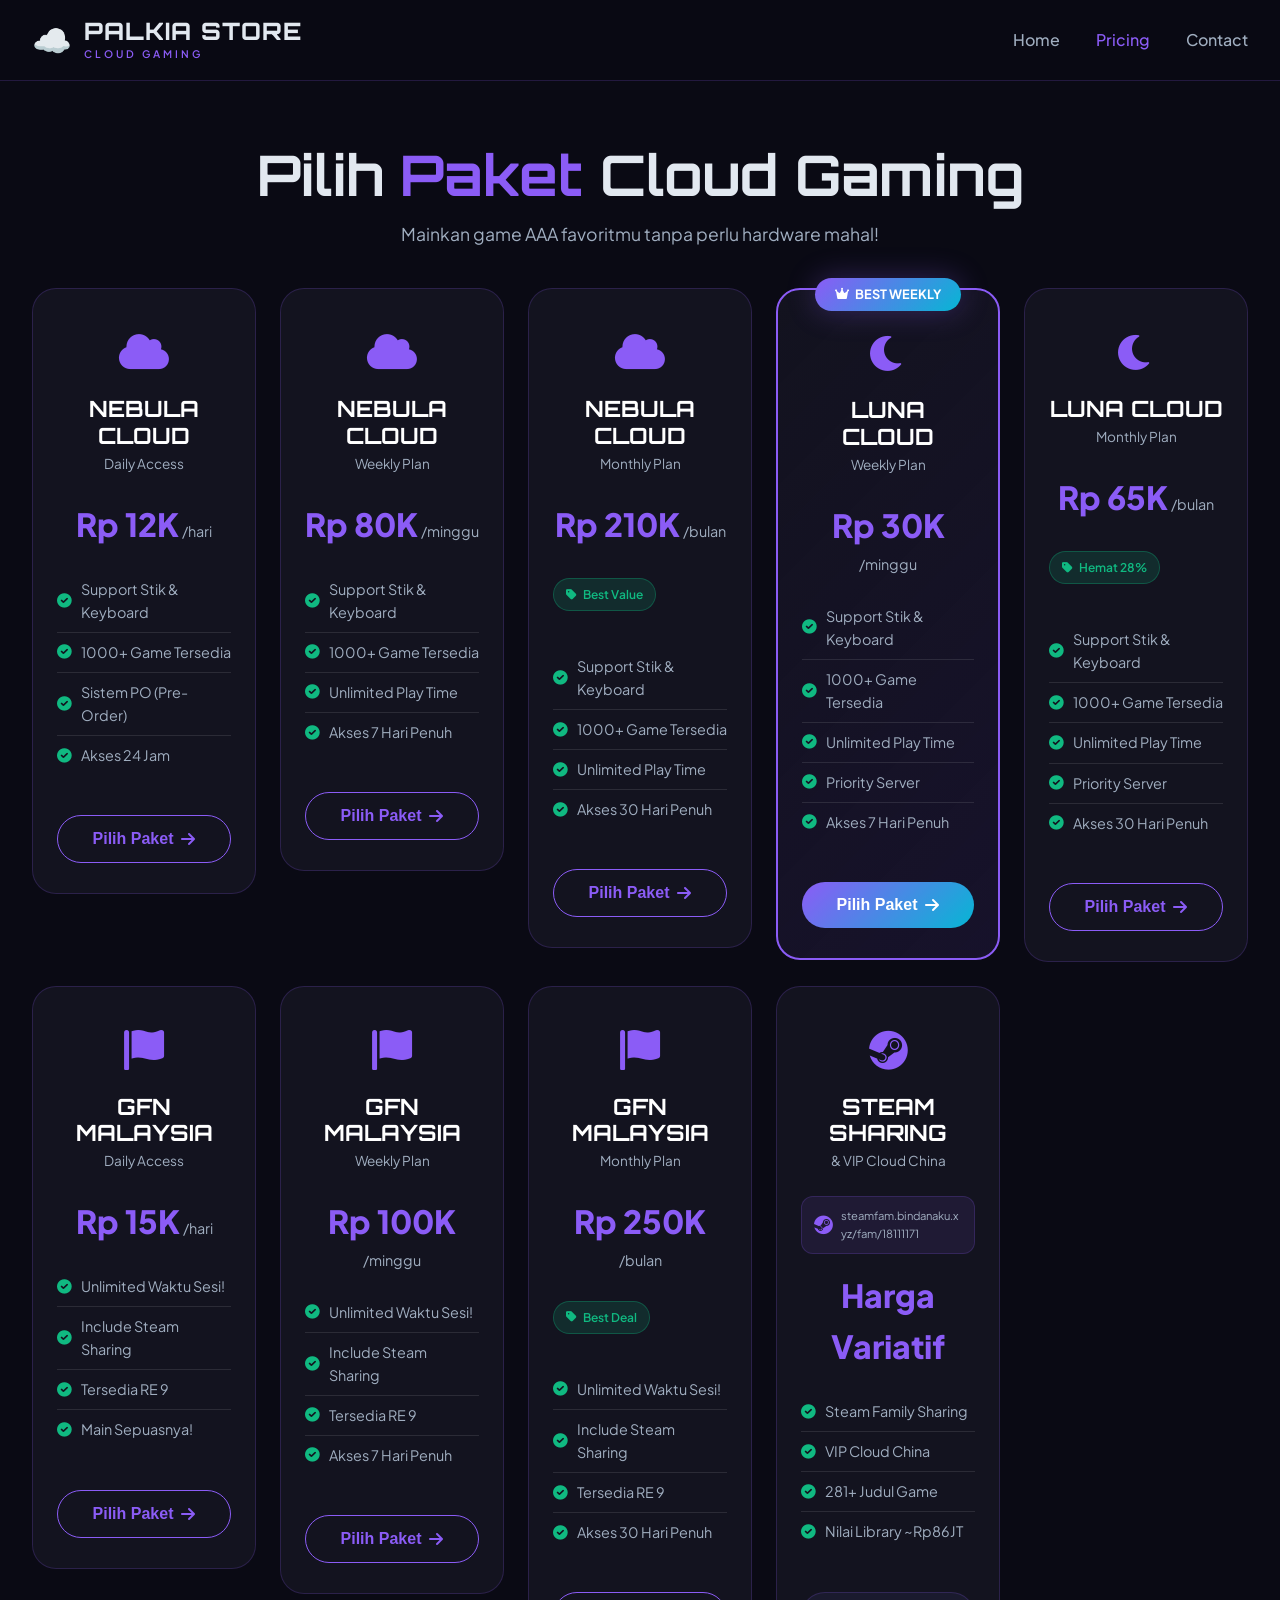
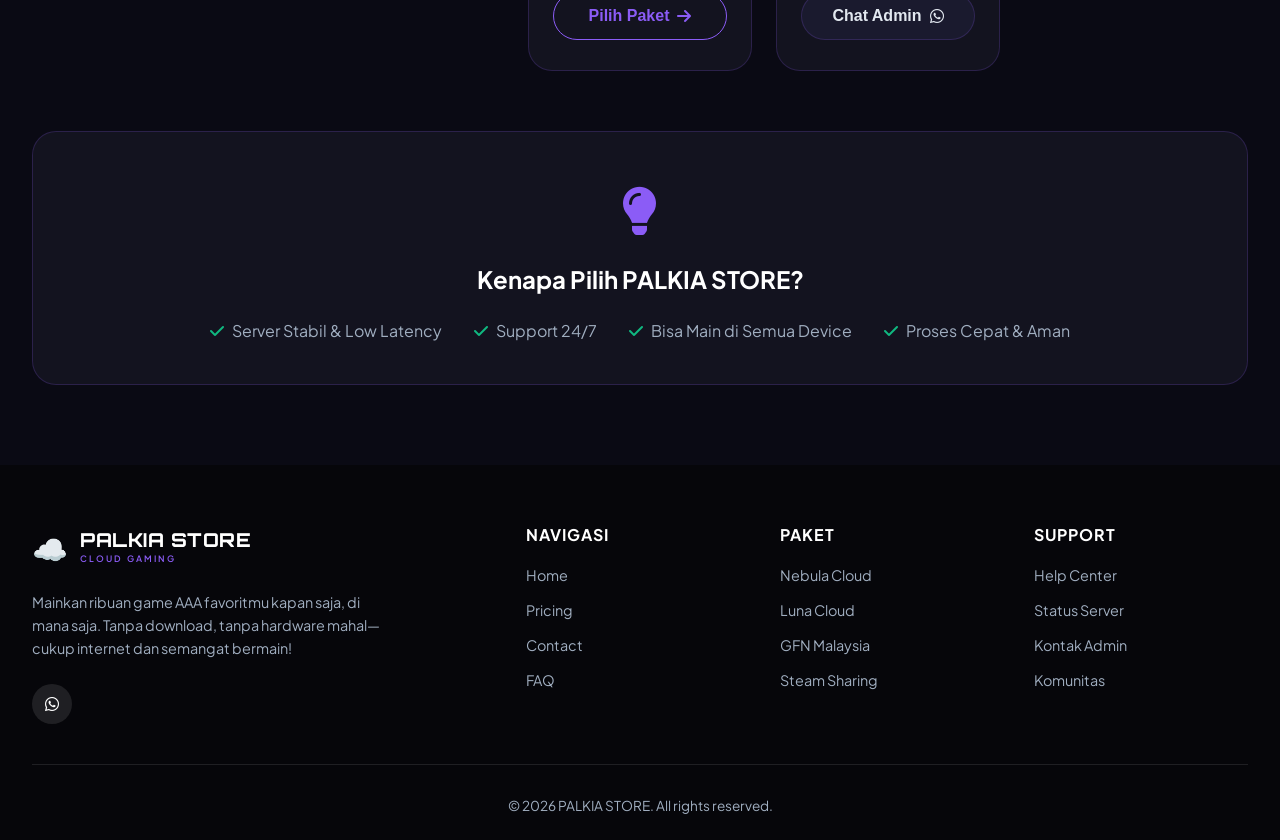
<file: pricing_store.html>
<!DOCTYPE html>
<html lang="id">
<head>
  <meta charset="UTF-8">
  <meta name="viewport" content="width=device-width, initial-scale=1.0, maximum-scale=5.0, user-scalable=yes">
  <title>PRICING | PALKIA STORE</title>
  
  <!--Fonts-->
  <link rel="preconnect" href="https://fonts.googleapis.com">
  <link rel="preconnect" href="https://fonts.gstatic.com" crossorigin>
  <link href="https://fonts.googleapis.com/css2?family=Plus+Jakarta+Sans:wght@300;400;500;600;700;800&family=Orbitron:wght@400;500;600;700;800;900&display=swap" rel="stylesheet">
  
  <!--Font Awesome-->
  <link rel="stylesheet" href="https://cdnjs.cloudflare.com/ajax/libs/font-awesome/6.0.0-beta3/css/all.min.css">
  
  <!--AOS Animation-->
  <link href="https://unpkg.com/aos@2.3.1/dist/aos.css" rel="stylesheet">
  
  <!--CSS-->
  <link rel="stylesheet" href="pricing_store.css">
  <link rel="icon" type="image/png" sizes="135x135" href="logo3.png">
</head>
<body>
  <!--Header-->
  <header class="header" id="header">
    <div class="container header-container">
      <a href="index.html" class="logo">
        <div class="logo-icon">☁️</div>
        <div class="logo-text">
          <span class="logo-main">PALKIA STORE</span>
          <span class="logo-sub">CLOUD GAMING</span>
        </div>
      </a>
      <nav class="desktop-nav">
        <a href="index.html">Home</a>
        <a href="pricing_store.html" class="active">Pricing</a>
        <a href="#">Contact</a>
      </nav>
      <button class="mobile-toggle" id="mobileToggle">
        <i class="fas fa-bars"></i>
      </button>
    </div>
    <div class="mobile-menu" id="mobileMenu">
      <a href="index.html">Home</a>
      <a href="pricing_store.html">Pricing</a>
      <a href="#">Contact</a>
    </div>
  </header>

  <main class="main-content">
    <!--Page Title-->
    <section class="page-title">
      <div class="container">
        <h1 data-aos="fade-up">Pilih <span>Paket</span> Cloud Gaming</h1>
        <p data-aos="fade-up" data-aos-delay="100">Mainkan game AAA favoritmu tanpa perlu hardware mahal!</p>
      </div>
    </section>

    <!--Pricing Table Section-->
    <section class="pricing-table">
      <div class="container">
        <div class="pricing-grid">
          
          <!-- NEBULA CLOUD HARIAN-->
          <div class="pricing-card" data-aos="fade-up" data-aos-delay="0">
            <div class="card-header">
              <div class="card-icon"><i class="fas fa-cloud"></i></div>
              <h2>NEBULA CLOUD</h2>
              <p class="card-subtitle">Daily Access</p>
            </div>
            <div class="card-body">
              <div class="price-box">
                <span class="price-main">Rp 12K</span>
                <span class="price-period">/hari</span>
              </div>
              <ul class="feature-list">
                <li><i class="fas fa-check-circle"></i> Support Stik & Keyboard</li>
                <li><i class="fas fa-check-circle"></i> 1000+ Game Tersedia</li>
                <li><i class="fas fa-check-circle"></i> Sistem PO (Pre-Order)</li>
                <li><i class="fas fa-check-circle"></i> Akses 24 Jam</li>
              </ul>
            </div>
            <div class="card-footer">
              <button class="btn-order" data-paket="NEBULA CLOUD HARIAN" data-harga="Rp 12.000/hari">Pilih Paket <i class="fas fa-arrow-right"></i></button>
            </div>
          </div>

          <!-- NEBULA CLOUD MINGGUAN-->
          <div class="pricing-card" data-aos="fade-up" data-aos-delay="50">
            <div class="card-header">
              <div class="card-icon"><i class="fas fa-cloud"></i></div>
              <h2>NEBULA CLOUD</h2>
              <p class="card-subtitle">Weekly Plan</p>
            </div>
            <div class="card-body">
              <div class="price-box">
                <span class="price-main">Rp 80K</span>
                <span class="price-period">/minggu</span>
              </div>
              <ul class="feature-list">
                <li><i class="fas fa-check-circle"></i> Support Stik & Keyboard</li>
                <li><i class="fas fa-check-circle"></i> 1000+ Game Tersedia</li>
                <li><i class="fas fa-check-circle"></i> Unlimited Play Time</li>
                <li><i class="fas fa-check-circle"></i> Akses 7 Hari Penuh</li>
              </ul>
            </div>
            <div class="card-footer">
              <button class="btn-order" data-paket="NEBULA CLOUD MINGGUAN" data-harga="Rp 80.000/minggu">Pilih Paket <i class="fas fa-arrow-right"></i></button>
            </div>
          </div>

          <!--NEBULA CLOUD BULANAN-->
          <div class="pricing-card" data-aos="fade-up" data-aos-delay="100">
            <div class="card-header">
              <div class="card-icon"><i class="fas fa-cloud"></i></div>
              <h2>NEBULA CLOUD</h2>
              <p class="card-subtitle">Monthly Plan</p>
            </div>
            <div class="card-body">
              <div class="price-box">
                <span class="price-main">Rp 210K</span>
                <span class="price-period">/bulan</span>
              </div>
              <div class="savings-badge"><i class="fas fa-tag"></i> Best Value</div>
              <ul class="feature-list">
                <li><i class="fas fa-check-circle"></i> Support Stik & Keyboard</li>
                <li><i class="fas fa-check-circle"></i> 1000+ Game Tersedia</li>
                <li><i class="fas fa-check-circle"></i> Unlimited Play Time</li>
                <li><i class="fas fa-check-circle"></i> Akses 30 Hari Penuh</li>
              </ul>
            </div>
            <div class="card-footer">
              <button class="btn-order" data-paket="NEBULA CLOUD BULANAN" data-harga="Rp 210.000/bulan">Pilih Paket <i class="fas fa-arrow-right"></i></button>
            </div>
          </div>

          <!--LUNA CLOUD MINGGUAN-->
          <div class="pricing-card featured" data-aos="fade-up" data-aos-delay="150">
            <div class="card-badge"><i class="fas fa-crown"></i> BEST WEEKLY</div>
            <div class="card-header">
              <div class="card-icon"><i class="fas fa-moon"></i></div>
              <h2>LUNA CLOUD</h2>
              <p class="card-subtitle">Weekly Plan</p>
            </div>
            <div class="card-body">
              <div class="price-box">
                <span class="price-main">Rp 30K</span>
                <span class="price-period">/minggu</span>
              </div>
              <ul class="feature-list">
                <li><i class="fas fa-check-circle"></i> Support Stik & Keyboard</li>
                <li><i class="fas fa-check-circle"></i> 1000+ Game Tersedia</li>
                <li><i class="fas fa-check-circle"></i> Unlimited Play Time</li>
                <li><i class="fas fa-check-circle"></i> Priority Server</li>
                <li><i class="fas fa-check-circle"></i> Akses 7 Hari Penuh</li>
              </ul>
            </div>
            <div class="card-footer">
              <button class="btn-order btn-featured" data-paket="LUNA CLOUD MINGGUAN" data-harga="Rp 30.000/minggu">Pilih Paket <i class="fas fa-arrow-right"></i></button>
            </div>
          </div>

          <!--LUNA CLOUD BULANAN-->
          <div class="pricing-card" data-aos="fade-up" data-aos-delay="200">
            <div class="card-header">
              <div class="card-icon"><i class="fas fa-moon"></i></div>
              <h2>LUNA CLOUD</h2>
              <p class="card-subtitle">Monthly Plan</p>
            </div>
            <div class="card-body">
              <div class="price-box">
                <span class="price-main">Rp 65K</span>
                <span class="price-period">/bulan</span>
              </div>
              <div class="savings-badge"><i class="fas fa-tag"></i> Hemat 28%</div>
              <ul class="feature-list">
                <li><i class="fas fa-check-circle"></i> Support Stik & Keyboard</li>
                <li><i class="fas fa-check-circle"></i> 1000+ Game Tersedia</li>
                <li><i class="fas fa-check-circle"></i> Unlimited Play Time</li>
                <li><i class="fas fa-check-circle"></i> Priority Server</li>
                <li><i class="fas fa-check-circle"></i> Akses 30 Hari Penuh</li>
              </ul>
            </div>
            <div class="card-footer">
              <button class="btn-order" data-paket="LUNA CLOUD BULANAN" data-harga="Rp 65.000/bulan">Pilih Paket <i class="fas fa-arrow-right"></i></button>
            </div>
          </div>

          <!--GFN MALAYSIA HARIAN-->
          <div class="pricing-card" data-aos="fade-up" data-aos-delay="250">
            <div class="card-header">
              <div class="card-icon"><i class="fas fa-flag"></i></div>
              <h2>GFN MALAYSIA</h2>
              <p class="card-subtitle">Daily Access</p>
            </div>
            <div class="card-body">
              <div class="price-box">
                <span class="price-main">Rp 15K</span>
                <span class="price-period">/hari</span>
              </div>
              <ul class="feature-list">
                <li><i class="fas fa-check-circle"></i> Unlimited Waktu Sesi!</li>
                <li><i class="fas fa-check-circle"></i> Include Steam Sharing</li>
                <li><i class="fas fa-check-circle"></i> Tersedia RE 9</li>
                <li><i class="fas fa-check-circle"></i> Main Sepuasnya!</li>
              </ul>
            </div>
            <div class="card-footer">
              <button class="btn-order" data-paket="GFN MALAYSIA HARIAN" data-harga="Rp 15.000/hari">Pilih Paket <i class="fas fa-arrow-right"></i></button>
            </div>
          </div>

          <!--GFN MALAYSIA MINGGUAN-->
          <div class="pricing-card" data-aos="fade-up" data-aos-delay="300">
            <div class="card-header">
              <div class="card-icon"><i class="fas fa-flag"></i></div>
              <h2>GFN MALAYSIA</h2>
              <p class="card-subtitle">Weekly Plan</p>
            </div>
            <div class="card-body">
              <div class="price-box">
                <span class="price-main">Rp 100K</span>
                <span class="price-period">/minggu</span>
              </div>
              <ul class="feature-list">
                <li><i class="fas fa-check-circle"></i> Unlimited Waktu Sesi!</li>
                <li><i class="fas fa-check-circle"></i> Include Steam Sharing</li>
                <li><i class="fas fa-check-circle"></i> Tersedia RE 9</li>
                <li><i class="fas fa-check-circle"></i> Akses 7 Hari Penuh</li>
              </ul>
            </div>
            <div class="card-footer">
              <button class="btn-order" data-paket="GFN MALAYSIA MINGGUAN" data-harga="Rp 100.000/minggu">Pilih Paket <i class="fas fa-arrow-right"></i></button>
            </div>
          </div>

          <!--GFN MALAYSIA BULANAN -->
          <div class="pricing-card" data-aos="fade-up" data-aos-delay="350">
            <div class="card-header">
              <div class="card-icon"><i class="fas fa-flag"></i></div>
              <h2>GFN MALAYSIA</h2>
              <p class="card-subtitle">Monthly Plan</p>
            </div>
            <div class="card-body">
              <div class="price-box">
                <span class="price-main">Rp 250K</span>
                <span class="price-period">/bulan</span>
              </div>
              <div class="savings-badge"><i class="fas fa-tag"></i> Best Deal</div>
              <ul class="feature-list">
                <li><i class="fas fa-check-circle"></i> Unlimited Waktu Sesi!</li>
                <li><i class="fas fa-check-circle"></i> Include Steam Sharing</li>
                <li><i class="fas fa-check-circle"></i> Tersedia RE 9</li>
                <li><i class="fas fa-check-circle"></i> Akses 30 Hari Penuh</li>
              </ul>
            </div>
            <div class="card-footer">
              <button class="btn-order" data-paket="GFN MALAYSIA BULANAN" data-harga="Rp 250.000/bulan">Pilih Paket <i class="fas fa-arrow-right"></i></button>
            </div>
          </div>

          <!--STEAM SHARING & CHINA-->
          <div class="pricing-card" data-aos="fade-up" data-aos-delay="400">
            <div class="card-header">
              <div class="card-icon"><i class="fab fa-steam"></i></div>
              <h2>STEAM SHARING</h2>
              <p class="card-subtitle">& VIP Cloud China</p>
            </div>
            <div class="card-body">
              <div class="steam-link">
                <i class="fab fa-steam"></i>
                <span>steamfam.bindanaku.xyz/fam/18111171</span>
              </div>
              <div class="price-box">
                <span class="price-main">Harga Variatif</span>
              </div>
              <ul class="feature-list">
                <li><i class="fas fa-check-circle"></i> Steam Family Sharing</li>
                <li><i class="fas fa-check-circle"></i> VIP Cloud China</li>
                <li><i class="fas fa-check-circle"></i> 281+ Judul Game</li>
                <li><i class="fas fa-check-circle"></i> Nilai Library ~Rp86JT</li>
              </ul>
            </div>
            <div class="card-footer">
              <button class="btn-order btn-custom" data-paket="STEAM SHARING & CHINA" data-harga="Harga Variatif (Chat Admin)">Chat Admin <i class="fab fa-whatsapp"></i></button>
            </div>
          </div>

        </div>
      </div>
    </section>

    <!--Info Section-->
    <section class="info-section">
      <div class="container">
        <div class="info-card" data-aos="fade-up">
          <div class="info-icon"><i class="fas fa-lightbulb"></i></div>
          <h3>Kenapa Pilih PALKIA STORE?</h3>
          <div class="info-features">
            <span><i class="fas fa-check"></i> Server Stabil & Low Latency</span>
            <span><i class="fas fa-check"></i> Support 24/7</span>
            <span><i class="fas fa-check"></i> Bisa Main di Semua Device</span>
            <span><i class="fas fa-check"></i> Proses Cepat & Aman</span>
          </div>
        </div>
      </div>
    </section>
  </main>

  <!--Footer-->
  <footer class="footer">
    <div class="container">
      <div class="footer-main">
        <div class="footer-brand">
          <div class="footer-logo">
            <div class="footer-logo-icon">☁️</div>
            <div class="footer-logo-text">
              <span class="footer-logo-main">PALKIA STORE</span>
              <span class="footer-logo-sub">CLOUD GAMING</span>
            </div>
          </div>
          <p>Mainkan ribuan game AAA favoritmu kapan saja, di mana saja. Tanpa download, tanpa hardware mahal—cukup internet dan semangat bermain!</p>
          <div class="footer-social">
            <a href="https://chat.whatsapp.com/CZYnwzDgNQnL8S6b3Dzm8U?mode=gi_t"><i class="fab fa-whatsapp"></i></a>
          </div>
        </div>
        <div class="footer-links">
          <div class="footer-column">
            <h4>Navigasi</h4>
            <a href="index.html">Home</a>
            <a href="pricing_store.html">Pricing</a>
            <a href="#">Contact</a>
            <a href="#">FAQ</a>
          </div>
          <div class="footer-column">
            <h4>Paket</h4>
            <a href="#">Nebula Cloud</a>
            <a href="#">Luna Cloud</a>
            <a href="#">GFN Malaysia</a>
            <a href="#">Steam Sharing</a>
          </div>
          <div class="footer-column">
            <h4>Support</h4>
            <a href="#">Help Center</a>
            <a href="#">Status Server</a>
            <a href="#">Kontak Admin</a>
            <a href="#">Komunitas</a>
          </div>
        </div>
      </div>
      <div class="footer-bottom">
        <p>© 2026 PALKIA STORE. All rights reserved.</p>
      </div>
    </div>
  </footer>

  <script src="https://unpkg.com/aos@2.3.1/dist/aos.js"></script>
  <script src="pricing_store.js"></script>
</body>
</html>
</file>
<file: pricing_store.css>
/*VARIABLES*/
:root {
  --primary: #8b5cf6;
  --primary-dark: #6d28d9;
  --primary-light: #c4b5fd;
  --secondary: #06b6d4;
  --accent: #f59e0b;
  --success: #10b981;
  --bg-dark: #0a0a14;
  --bg-card: #13131f;
  --bg-light: #1a1a2e;
  --text-light: #e2e8f0;
  --text-soft: #a0aec0;
  --border-glow: rgba(139, 92, 246, 0.2);
  --border-light: rgba(255, 255, 255, 0.1);
  --shadow-sm: 0 4px 12px rgba(0, 0, 0, 0.3);
  --shadow-md: 0 8px 24px rgba(0, 0, 0, 0.4);
  --shadow-lg: 0 20px 40px rgba(0, 0, 0, 0.5);
  --shadow-glow: 0 0 30px rgba(139, 92, 246, 0.3);
  --transition: all 0.35s cubic-bezier(0.25, 0.46, 0.45, 0.94);
  --border-radius-card: 24px;
  --border-radius-btn: 50px;
}

/*RESET & BASE*/
* {
  margin: 0;
  padding: 0;
  box-sizing: border-box;
}

html {
  scroll-behavior: smooth;
  width: 100%;
  overflow-x: hidden;
  height: 100%;
}

body {
  font-family: 'Plus Jakarta Sans', sans-serif;
  background: var(--bg-dark);
  color: var(--text-light);
  line-height: 1.6;
  overflow-x: hidden;
  width: 100%;
  min-height: 100vh;
  display: flex;
  flex-direction: column;
  -webkit-font-smoothing: antialiased;
  -moz-osx-font-smoothing: grayscale;
}

.main-content {
  flex: 1;
}

.container {
  max-width: 1280px;
  width: 100%;
  margin: 0 auto;
  padding: 0 32px;
}

/*TYPOGRAPHY*/
h1, h2, h3, h4 {
  font-weight: 700;
  line-height: 1.2;
}

h1 {
  font-size: clamp(2.5rem, 5vw, 3.5rem);
  font-family: 'Orbitron', sans-serif;
}

h1 span {
  color: var(--primary);
}

h2 {
  font-size: clamp(1.8rem, 3vw, 2.2rem);
  font-family: 'Orbitron', sans-serif;
}

/*HEADER*/
.header {
  background: rgba(10, 10, 20, 0.95);
  backdrop-filter: blur(12px);
  position: sticky;
  top: 0;
  z-index: 100;
  border-bottom: 1px solid var(--border-glow);
}

.header-container {
  display: flex;
  align-items: center;
  justify-content: space-between;
  height: 80px;
}

.logo {
  display: flex;
  align-items: center;
  gap: 12px;
  text-decoration: none;
}

.logo-icon {
  font-size: 2rem;
  color: var(--primary);
}

.logo-text {
  display: flex;
  flex-direction: column;
}

.logo-main {
  font-size: 1.5rem;
  font-weight: 800;
  color: var(--text-light);
  font-family: 'Orbitron', sans-serif;
  letter-spacing: 1px;
  line-height: 1.2;
}

.logo-sub {
  font-size: 0.65rem;
  font-weight: 600;
  color: var(--primary);
  text-transform: uppercase;
  letter-spacing: 3px;
}

.desktop-nav {
  display: flex;
  gap: 36px;
  align-items: center;
}

.desktop-nav a {
  text-decoration: none;
  color: var(--text-soft);
  font-weight: 500;
  transition: color 0.2s;
}

.desktop-nav a:hover,
.desktop-nav a.active {
  color: var(--primary);
}

.mobile-toggle {
  display: none;
  background: none;
  border: none;
  font-size: 1.5rem;
  color: var(--primary);
  cursor: pointer;
}

.mobile-menu {
  display: none;
  flex-direction: column;
  background: var(--bg-card);
  padding: 20px 24px;
  gap: 16px;
  border-bottom: 1px solid var(--border-glow);
}

.mobile-menu a {
  text-decoration: none;
  color: var(--text-light);
  font-weight: 500;
}

/*PAGE TITLE*/
.page-title {
  padding: 60px 0 20px;
  text-align: center;
}

.page-title p {
  color: var(--text-soft);
  font-size: 1.1rem;
  margin-top: 12px;
}

/*PRICING TABLE*/
.pricing-table {
  padding: 20px 0 60px;
}

.pricing-grid {
  display: grid;
  grid-template-columns: repeat(5, 1fr);
  gap: 24px;
}

.pricing-card {
  background: var(--bg-card);
  border-radius: var(--border-radius-card);
  padding: 30px 24px;
  border: 1px solid var(--border-glow);
  transition: var(--transition);
  position: relative;
  display: flex;
  flex-direction: column;
  height: fit-content;
  animation: fadeInUp 0.6s ease-out;
}

.pricing-card:hover {
  transform: translateY(-8px);
  box-shadow: var(--shadow-glow);
  border-color: var(--primary);
}

.pricing-card.featured {
  border: 2px solid var(--primary);
  background: linear-gradient(135deg, var(--bg-card) 0%, rgba(139, 92, 246, 0.1) 100%);
}

.card-badge {
  position: absolute;
  top: -12px;
  left: 50%;
  transform: translateX(-50%);
  background: linear-gradient(135deg, var(--primary), var(--secondary));
  color: white;
  padding: 6px 20px;
  border-radius: 40px;
  font-size: 0.8rem;
  font-weight: 700;
  white-space: nowrap;
  box-shadow: var(--shadow-glow);
  display: flex;
  align-items: center;
  gap: 6px;
}

.card-header {
  text-align: center;
  margin-bottom: 24px;
}

.card-icon {
  font-size: 2.5rem;
  color: var(--primary);
  margin-bottom: 12px;
}

.card-header h2 {
  font-size: 1.4rem;
  margin-bottom: 4px;
  color: white;
}

.card-subtitle {
  color: var(--text-soft);
  font-size: 0.85rem;
}

.card-body {
  flex: 1;
}

/* Price Box */
.price-box {
  text-align: center;
  margin-bottom: 20px;
}

.price-promo {
  font-size: 2rem;
  font-weight: 800;
  color: var(--primary);
  display: block;
}

.price-normal {
  font-size: 0.9rem;
  color: var(--text-soft);
  text-decoration: line-through;
}

.price-main {
  font-size: 2rem;
  font-weight: 800;
  color: var(--primary);
}

.price-period {
  font-size: 0.9rem;
  color: var(--text-soft);
}

/* Savings Badge */
.savings-badge {
  display: inline-flex;
  align-items: center;
  justify-content: center;
  gap: 6px;
  background: rgba(16, 185, 129, 0.15);
  color: var(--success);
  padding: 6px 12px;
  border-radius: 20px;
  font-size: 0.75rem;
  font-weight: 600;
  margin: 8px auto 16px;
  border: 1px solid rgba(16, 185, 129, 0.3);
  width: fit-content;
}

/* Highlight Badge */
.highlight-badge {
  display: inline-flex;
  align-items: center;
  gap: 6px;
  background: linear-gradient(135deg, var(--accent), #e67e22);
  color: var(--bg-dark);
  padding: 4px 12px;
  border-radius: 20px;
  font-size: 0.75rem;
  font-weight: 700;
  margin-bottom: 16px;
}

/* Steam Link */
.steam-link {
  background: rgba(139, 92, 246, 0.1);
  padding: 10px 12px;
  border-radius: 12px;
  display: flex;
  align-items: center;
  gap: 8px;
  margin-bottom: 16px;
  border: 1px solid var(--border-glow);
  word-break: break-all;
}

.steam-link i {
  color: var(--primary);
  font-size: 1.2rem;
}

.steam-link span {
  font-size: 0.7rem;
  color: var(--text-soft);
}

/* Feature List */
.feature-list {
  list-style: none;
  margin: 20px 0;
}

.feature-list li {
  display: flex;
  align-items: center;
  gap: 10px;
  padding: 8px 0;
  color: var(--text-soft);
  font-size: 0.9rem;
  border-bottom: 1px solid var(--border-light);
}

.feature-list li:last-child {
  border-bottom: none;
}

.feature-list i {
  color: var(--success);
  font-size: 0.9rem;
}

/* Card Footer */
.card-footer {
  margin-top: 20px;
}

.btn-order {
  width: 100%;
  padding: 14px 20px;
  background: transparent;
  color: var(--primary);
  border: 1.5px solid var(--primary);
  border-radius: var(--border-radius-btn);
  font-weight: 700;
  font-size: 1rem;
  cursor: pointer;
  transition: var(--transition);
  display: flex;
  align-items: center;
  justify-content: center;
  gap: 8px;
}

.btn-order i {
  transition: transform 0.3s;
}

.btn-order:hover {
  background: var(--primary);
  color: white;
  box-shadow: var(--shadow-glow);
}

.btn-order:hover i {
  transform: translateX(5px);
}

.btn-featured {
  background: linear-gradient(135deg, var(--primary), var(--secondary));
  color: white;
  border: none;
}

.btn-featured:hover {
  background: linear-gradient(135deg, var(--primary-dark), var(--primary));
}

.btn-custom {
  background: var(--bg-light);
  color: var(--text-light);
  border-color: var(--border-glow);
}

.btn-custom:hover {
  background: var(--primary);
  color: white;
}

/*INFO SECTION*/
.info-section {
  padding: 0 0 80px;
}

.info-card {
  background: var(--bg-card);
  border-radius: var(--border-radius-card);
  padding: 40px;
  text-align: center;
  border: 1px solid var(--border-glow);
}

.info-icon {
  font-size: 3rem;
  color: var(--primary);
  margin-bottom: 16px;
}

.info-card h3 {
  font-size: 1.5rem;
  margin-bottom: 24px;
  color: white;
}

.info-features {
  display: flex;
  flex-wrap: wrap;
  justify-content: center;
  gap: 32px;
}

.info-features span {
  display: flex;
  align-items: center;
  gap: 8px;
  color: var(--text-soft);
}

.info-features i {
  color: var(--success);
}

/*FOOTER*/
.footer {
  background: #06060a;
  color: white;
  padding: 60px 0 24px;
  margin-top: auto;
}

.footer-main {
  display: grid;
  grid-template-columns: 1.2fr 2fr;
  gap: 60px;
  margin-bottom: 40px;
}

.footer-logo {
  display: flex;
  align-items: center;
  gap: 12px;
  margin-bottom: 20px;
}

.footer-logo-icon {
  font-size: 1.8rem;
  color: var(--primary);
}

.footer-logo-text {
  display: flex;
  flex-direction: column;
}

.footer-logo-main {
  font-size: 1.2rem;
  font-weight: 800;
  color: white;
  font-family: 'Orbitron', sans-serif;
  letter-spacing: 0.5px;
  line-height: 1.2;
}

.footer-logo-sub {
  font-size: 0.55rem;
  font-weight: 600;
  color: var(--primary);
  text-transform: uppercase;
  letter-spacing: 2px;
}

.footer-brand p {
  color: var(--text-soft);
  max-width: 350px;
  margin-bottom: 24px;
  font-size: 0.9rem;
}

.footer-links {
  display: grid;
  grid-template-columns: repeat(3, 1fr);
  gap: 40px;
}

.footer-column h4 {
  margin-bottom: 20px;
  font-size: 1rem;
  text-transform: uppercase;
  letter-spacing: 1px;
}

.footer-column a {
  display: block;
  text-decoration: none;
  color: var(--text-soft);
  margin-bottom: 12px;
  transition: color 0.2s;
  font-size: 0.9rem;
}

.footer-column a:hover {
  color: var(--primary);
}

.footer-bottom {
  display: flex;
  justify-content: center;
  align-items: center;
  padding-top: 30px;
  border-top: 1px solid rgba(255, 255, 255, 0.1);
  color: var(--text-soft);
  font-size: 0.85rem;
  text-align: center;
}

.footer-credit {
  color: var(--primary);
}

/*MODAL*/
.modal-overlay {
  position: fixed;
  top: 0;
  left: 0;
  width: 100%;
  height: 100%;
  background: rgba(0, 0, 0, 0.85);
  backdrop-filter: blur(10px);
  display: none;
  align-items: center;
  justify-content: center;
  z-index: 1000;
}

.modal-overlay.active {
  display: flex;
}

.modal-container {
  background: var(--bg-card);
  border-radius: 32px;
  max-width: 520px;
  width: 90%;
  max-height: 90vh;
  overflow: auto;
  border: 1px solid var(--border-glow);
  box-shadow: var(--shadow-xl);
}

.modal-premium {
  max-width: 560px;
}

.modal-small {
  max-width: 420px;
}

.animate-pop {
  animation: popIn 0.3s ease-out;
}

@keyframes popIn {
  0% { transform: scale(0.9); opacity: 0; }
  100% { transform: scale(1); opacity: 1; }
}

.modal-header {
  display: flex;
  align-items: center;
  justify-content: space-between;
  padding: 24px 28px;
  border-bottom: 1px solid var(--border-light);
}

.modal-header h3 {
  font-size: 1.3rem;
  color: white;
  display: flex;
  align-items: center;
  gap: 10px;
}

.modal-close {
  background: none;
  border: none;
  color: var(--text-soft);
  font-size: 1.5rem;
  cursor: pointer;
  transition: all 0.3s;
}

.modal-close:hover {
  color: var(--primary);
  transform: rotate(90deg);
}

.modal-body {
  padding: 28px;
}

/* Selected Package */
.selected-package {
  background: linear-gradient(135deg, rgba(139, 92, 246, 0.15), rgba(6, 182, 212, 0.1));
  padding: 20px;
  border-radius: 20px;
  margin-bottom: 28px;
  display: flex;
  justify-content: space-between;
  align-items: center;
  border: 1px solid var(--border-glow);
}

.package-label {
  display: block;
  font-size: 0.75rem;
  color: var(--text-soft);
  text-transform: uppercase;
  letter-spacing: 1px;
  margin-bottom: 4px;
}

.selected-package span:last-child {
  font-size: 1.5rem;
  font-weight: 700;
  color: var(--primary);
}

/* Payment Sections */
.payment-section {
  margin-bottom: 24px;
}

.payment-section:last-child {
  margin-bottom: 0;
}

.payment-section h4 {
  font-size: 0.9rem;
  color: var(--text-soft);
  margin-bottom: 14px;
  display: flex;
  align-items: center;
  gap: 8px;
  text-transform: uppercase;
  letter-spacing: 1px;
}

.payment-grid {
  display: grid;
  grid-template-columns: repeat(2, 1fr);
  gap: 12px;
}

.payment-grid.single {
  grid-template-columns: 1fr;
}

/* Premium Payment Option */
.payment-option.premium {
  background: var(--bg-dark);
  padding: 16px 18px;
  border-radius: 18px;
  display: flex;
  align-items: center;
  gap: 14px;
  cursor: pointer;
  transition: var(--transition);
  border: 1.5px solid var(--border-light);
  position: relative;
}

.payment-option.premium:hover {
  border-color: var(--primary);
  background: rgba(139, 92, 246, 0.08);
  transform: translateY(-2px);
}

.payment-option.premium.selected {
  border-color: var(--primary);
  background: rgba(139, 92, 246, 0.12);
  box-shadow: var(--shadow-glow);
}

.payment-icon {
  width: 48px;
  height: 48px;
  border-radius: 14px;
  display: flex;
  align-items: center;
  justify-content: center;
  font-size: 1.4rem;
  color: white;
}

.payment-info {
  flex: 1;
}

.payment-name {
  display: block;
  font-weight: 600;
  color: white;
  margin-bottom: 2px;
}

.payment-desc {
  display: block;
  font-size: 0.75rem;
  color: var(--text-soft);
}

.check-icon {
  color: var(--text-soft);
  font-size: 1.2rem;
  opacity: 0;
  transition: var(--transition);
}

.payment-option.premium.selected .check-icon {
  opacity: 1;
  color: var(--primary);
}

/* Modal Footer */
.modal-footer {
  padding: 24px 28px;
  border-top: 1px solid var(--border-light);
}

.btn-continue {
  width: 100%;
  padding: 16px;
  background: linear-gradient(135deg, var(--primary), var(--secondary));
  color: white;
  border: none;
  border-radius: 60px;
  font-weight: 700;
  font-size: 1.1rem;
  cursor: pointer;
  transition: var(--transition);
  display: flex;
  align-items: center;
  justify-content: center;
  gap: 10px;
}

.btn-continue:hover {
  transform: translateY(-3px);
  box-shadow: var(--shadow-glow);
}

.btn-continue:disabled {
  opacity: 0.5;
  cursor: not-allowed;
}

/*ADMIN SELECTION*/
.admin-desc {
  color: var(--text-soft);
  margin-bottom: 20px;
  text-align: center;
}

.admin-grid {
  display: flex;
  flex-direction: column;
  gap: 14px;
}

.admin-option {
  background: var(--bg-dark);
  padding: 18px 20px;
  border-radius: 18px;
  display: flex;
  align-items: center;
  gap: 16px;
  cursor: pointer;
  transition: var(--transition);
  border: 1.5px solid var(--border-light);
}

.admin-option:hover {
  border-color: var(--primary);
  background: rgba(139, 92, 246, 0.08);
  transform: translateX(5px);
}

.admin-option.selected {
  border-color: var(--primary);
  background: rgba(139, 92, 246, 0.12);
  box-shadow: var(--shadow-glow);
}

.admin-icon {
  font-size: 1.8rem;
  color: var(--primary);
  width: 60px;
  height: 60px;
  display: flex;
  align-items: center;
  justify-content: center;
  background: rgba(139, 92, 246, 0.1);
  border-radius: 18px;
}

.admin-info {
  flex: 1;
}

.admin-info h4 {
  font-size: 1.1rem;
  color: white;
  margin-bottom: 4px;
}

.admin-info p {
  color: var(--text-soft);
  font-size: 0.8rem;
  margin-bottom: 6px;
}

.admin-info span {
  font-size: 0.8rem;
  color: var(--primary-light);
  display: flex;
  align-items: center;
  gap: 6px;
}

.admin-info span i {
  font-size: 0.5rem;
  color: var(--success);
}

/*ANIMATIONS*/
@keyframes fadeInUp {
  0% { transform: translateY(30px); opacity: 0; }
  100% { transform: translateY(0); opacity: 1; }
}

.pricing-card {
  animation: fadeInUp 0.6s ease-out;
  animation-fill-mode: both;
}

.pricing-card:nth-child(1) { animation-delay: 0s; }
.pricing-card:nth-child(2) { animation-delay: 0.08s; }
.pricing-card:nth-child(3) { animation-delay: 0.16s; }
.pricing-card:nth-child(4) { animation-delay: 0.24s; }
.pricing-card:nth-child(5) { animation-delay: 0.32s; }

/*RESPONSIVE*/
@media (max-width: 1200px) {
  .pricing-grid {
    grid-template-columns: repeat(3, 1fr);
  }
}

@media (max-width: 900px) {
  .pricing-grid {
    grid-template-columns: repeat(2, 1fr);
  }
  
  .footer-main {
    grid-template-columns: 1fr;
    gap: 40px;
  }
}

@media (max-width: 768px) {
  .desktop-nav {
    display: none;
  }
  
  .mobile-toggle {
    display: block;
  }
  
  .mobile-menu.active {
    display: flex;
  }
  
  .pricing-grid {
    grid-template-columns: 1fr;
  }
  
  .info-features {
    flex-direction: column;
    gap: 16px;
    align-items: flex-start;
  }
  
  .footer-links {
    grid-template-columns: 1fr;
    gap: 30px;
  }
}

@media (max-width: 480px) {
  .container {
    padding: 0 20px;
  }
  
  .payment-grid {
    grid-template-columns: 1fr;
  }
}

/* Footer Social */
.footer-social {
  display: flex;
  gap: 16px;
  margin-top: 16px;
}

.footer-social a {
  color: white;
  background: rgba(255, 255, 255, 0.1);
  width: 40px;
  height: 40px;
  border-radius: 50%;
  display: flex;
  align-items: center;
  justify-content: center;
  text-decoration: none;
  transition: var(--transition);
}

.footer-social a:hover {
  background: var(--primary);
  transform: translateY(-3px);
}
</file>
